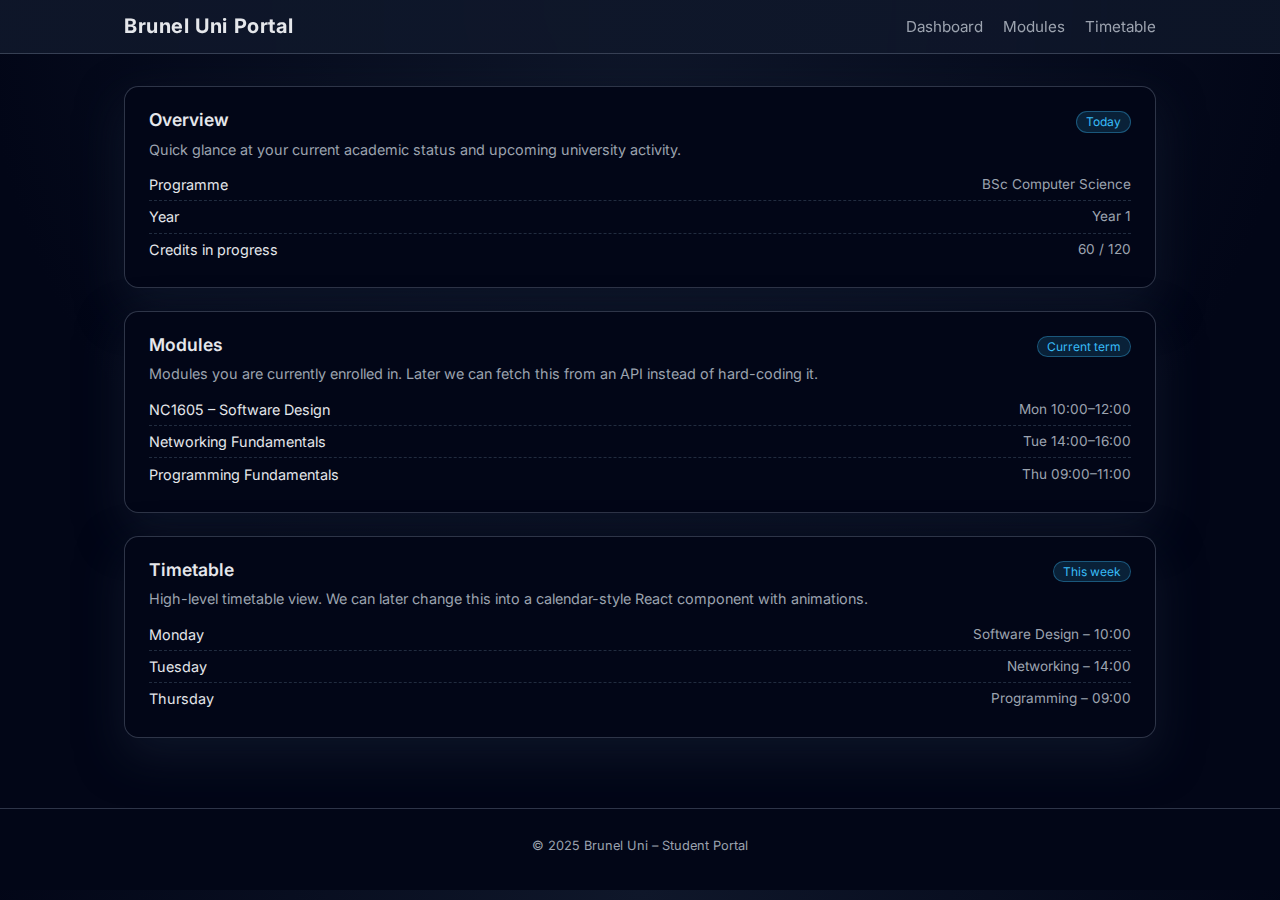
<file: frontend/index.html>
<!DOCTYPE html>
<html lang="en">
<head>
  <meta charset="UTF-8" />
  <title>Brunel Uni Frontend</title>

  <!-- CSS: fonts + styling -->
  <link rel="stylesheet" href="styles.css" />
</head>
<body>
  <!-- Basic structural layout -->

  <header>
    <div class="header-inner">
      <h1>Brunel Uni Portal</h1>
      <nav>
        <ul>
          <li><a href="#section-dashboard">Dashboard</a></li>
          <li><a href="#section-modules">Modules</a></li>
          <li><a href="#section-timetable">Timetable</a></li>
        </ul>
      </nav>
    </div>
  </header>

  <main id="app-root">
    <!-- Layout will be injected by app.js -->
  </main>

  <footer>
    <p>&copy; 2025 Brunel Uni – Student Portal</p>
  </footer>

  <!-- JS: layout + behaviour -->
  <script src="app.js"></script>
</body>
</html>
</file>
<file: frontend/styles.css>
/* === Fonts === */
@import url("https://fonts.googleapis.com/css2?family=Inter:wght@400;600&display=swap");

/* === Theme variables === */
:root {
  --bg: #020617;
  --bg-soft: #0b1220;
  --card-bg: #020617;
  --border-subtle: rgba(148, 163, 184, 0.3);
  --fg: #e5e7eb;
  --muted: #9ca3af;
  --accent: #38bdf8;
  --accent-soft: rgba(56, 189, 248, 0.15);
  --font-main: "Inter", system-ui, -apple-system, BlinkMacSystemFont, sans-serif;
}

/* === Reset / base === */
*,
*::before,
*::after {
  box-sizing: border-box;
}

body {
  margin: 0;
  font-family: var(--font-main);
  background: radial-gradient(circle at top, #0f172a 0, #020617 60%);
  color: var(--fg);
}

/* === Structural elements === */
header {
  border-bottom: 1px solid var(--border-subtle);
  backdrop-filter: blur(12px);
  background: linear-gradient(
    to right,
    rgba(15, 23, 42, 0.95),
    rgba(15, 23, 42, 0.85)
  );
  position: sticky;
  top: 0;
  z-index: 10;
}

.header-inner {
  max-width: 1080px;
  margin: 0 auto;
  padding: 0.9rem 1.5rem;
  display: flex;
  align-items: center;
  justify-content: space-between;
  gap: 1.5rem;
}

header h1 {
  margin: 0;
  font-size: 1.25rem;
  letter-spacing: 0.03em;
}

nav ul {
  list-style: none;
  padding: 0;
  margin: 0;
  display: flex;
  gap: 1.25rem;
}

nav a {
  text-decoration: none;
  font-size: 0.95rem;
  color: var(--muted);
  position: relative;
}

nav a::after {
  content: "";
  position: absolute;
  left: 0;
  bottom: -0.25rem;
  width: 0;
  height: 2px;
  background: var(--accent);
  transition: width 0.2s ease-out;
}

nav a:hover {
  color: var(--accent);
}

nav a:hover::after {
  width: 100%;
}

main#app-root {
  max-width: 1080px;
  margin: 0 auto;
  padding: 2rem 1.5rem 3rem;
}

/* === Dashboard layout cards generated by JS === */
.section-card {
  border-radius: 0.9rem;
  padding: 1.4rem 1.5rem;
  margin-bottom: 1.4rem;
  background: var(--card-bg);
  border: 1px solid var(--border-subtle);
  box-shadow: 0 18px 45px rgba(15, 23, 42, 0.85);
}

.section-card-header {
  display: flex;
  justify-content: space-between;
  align-items: baseline;
  gap: 1rem;
  margin-bottom: 0.5rem;
}

.section-card-title {
  font-size: 1.1rem;
  font-weight: 600;
}

.section-card-tag {
  font-size: 0.75rem;
  padding: 0.15rem 0.55rem;
  border-radius: 999px;
  background: var(--accent-soft);
  color: var(--accent);
  border: 1px solid rgba(56, 189, 248, 0.35);
}

.section-card-description {
  margin: 0.2rem 0 0.7rem;
  color: var(--muted);
  font-size: 0.9rem;
}

/* Simple list styling for modules/timetable items */
.item-list {
  list-style: none;
  padding: 0;
  margin: 0;
}

.item-list li {
  padding: 0.45rem 0;
  font-size: 0.9rem;
  display: flex;
  justify-content: space-between;
  gap: 1rem;
  border-bottom: 1px dashed rgba(51, 65, 85, 0.65);
}

.item-list li:last-child {
  border-bottom: none;
}

.item-label {
  color: var(--fg);
}

.item-meta {
  color: var(--muted);
  font-size: 0.85rem;
}

/* Footer */
footer {
  border-top: 1px solid var(--border-subtle);
  padding: 1rem 1.5rem 1.5rem;
  text-align: center;
  font-size: 0.8rem;
  color: var(--muted);
  background: #020617;
}
</file>
